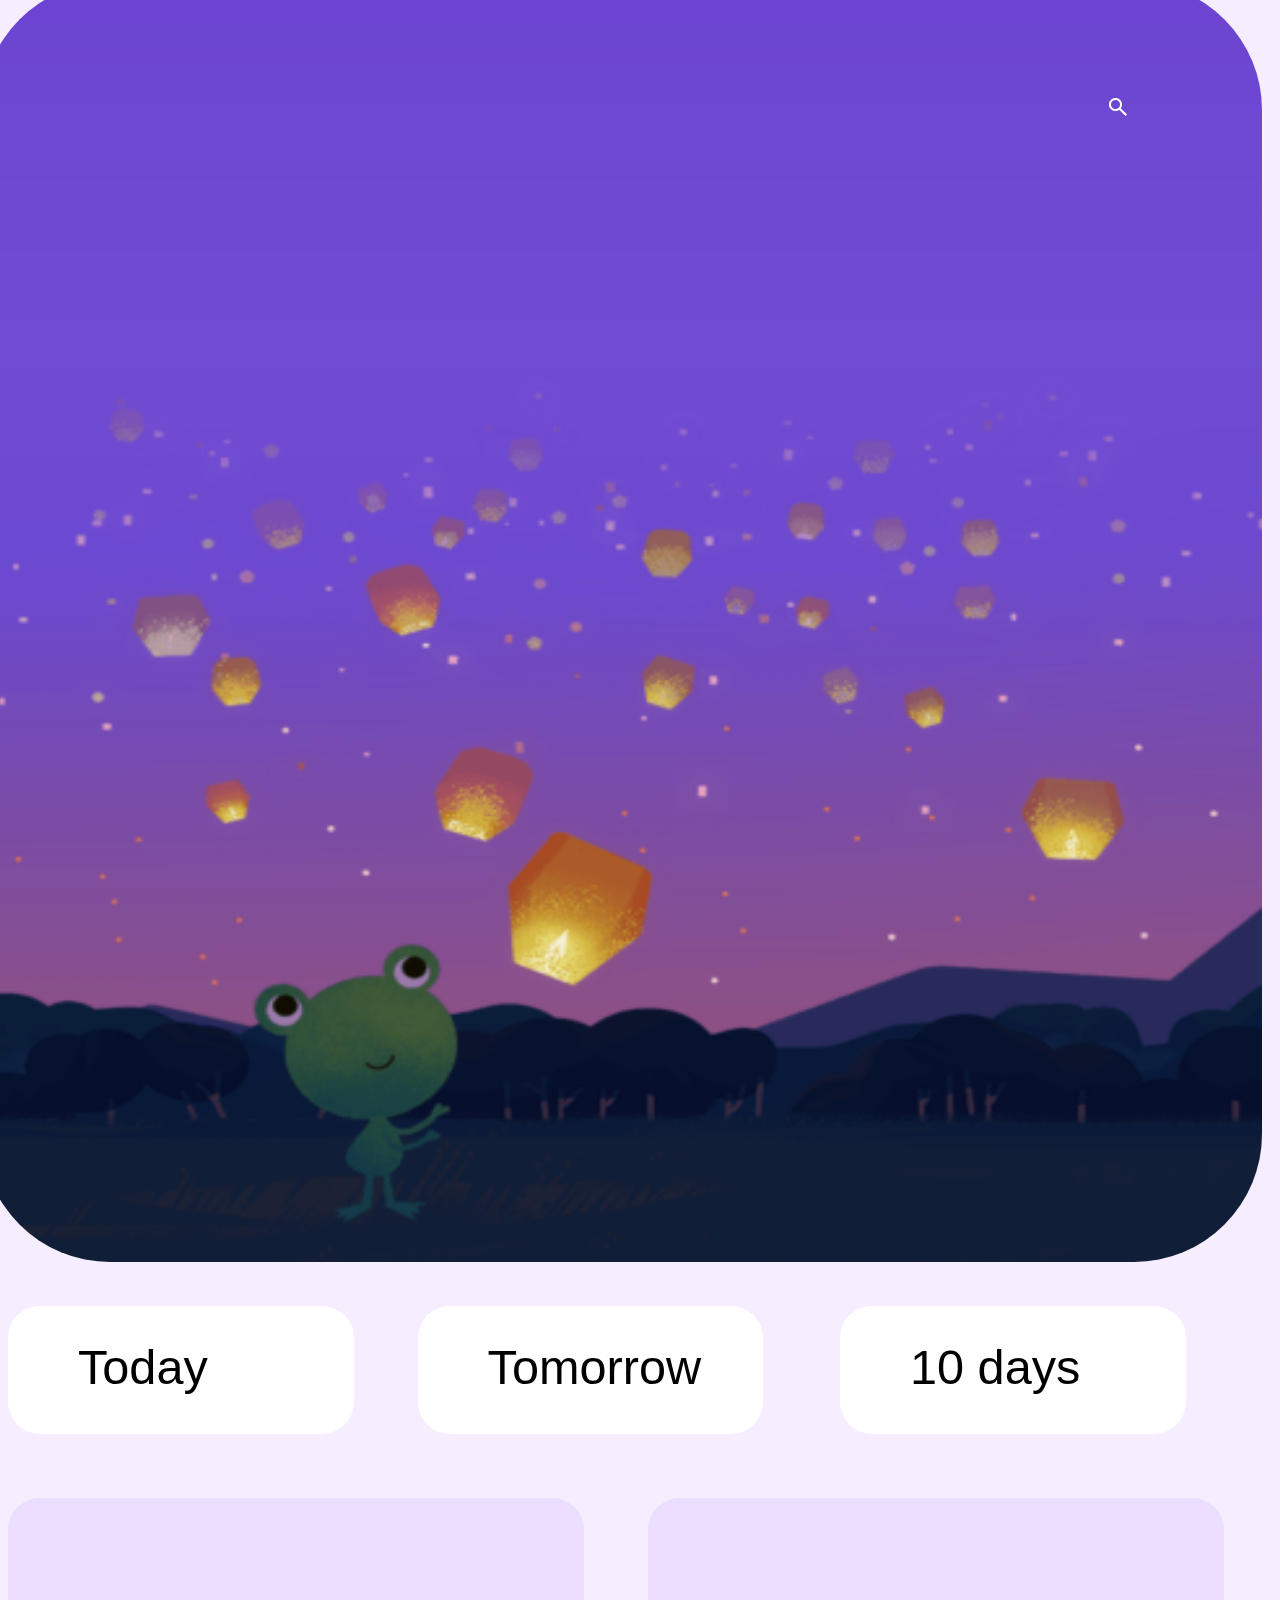
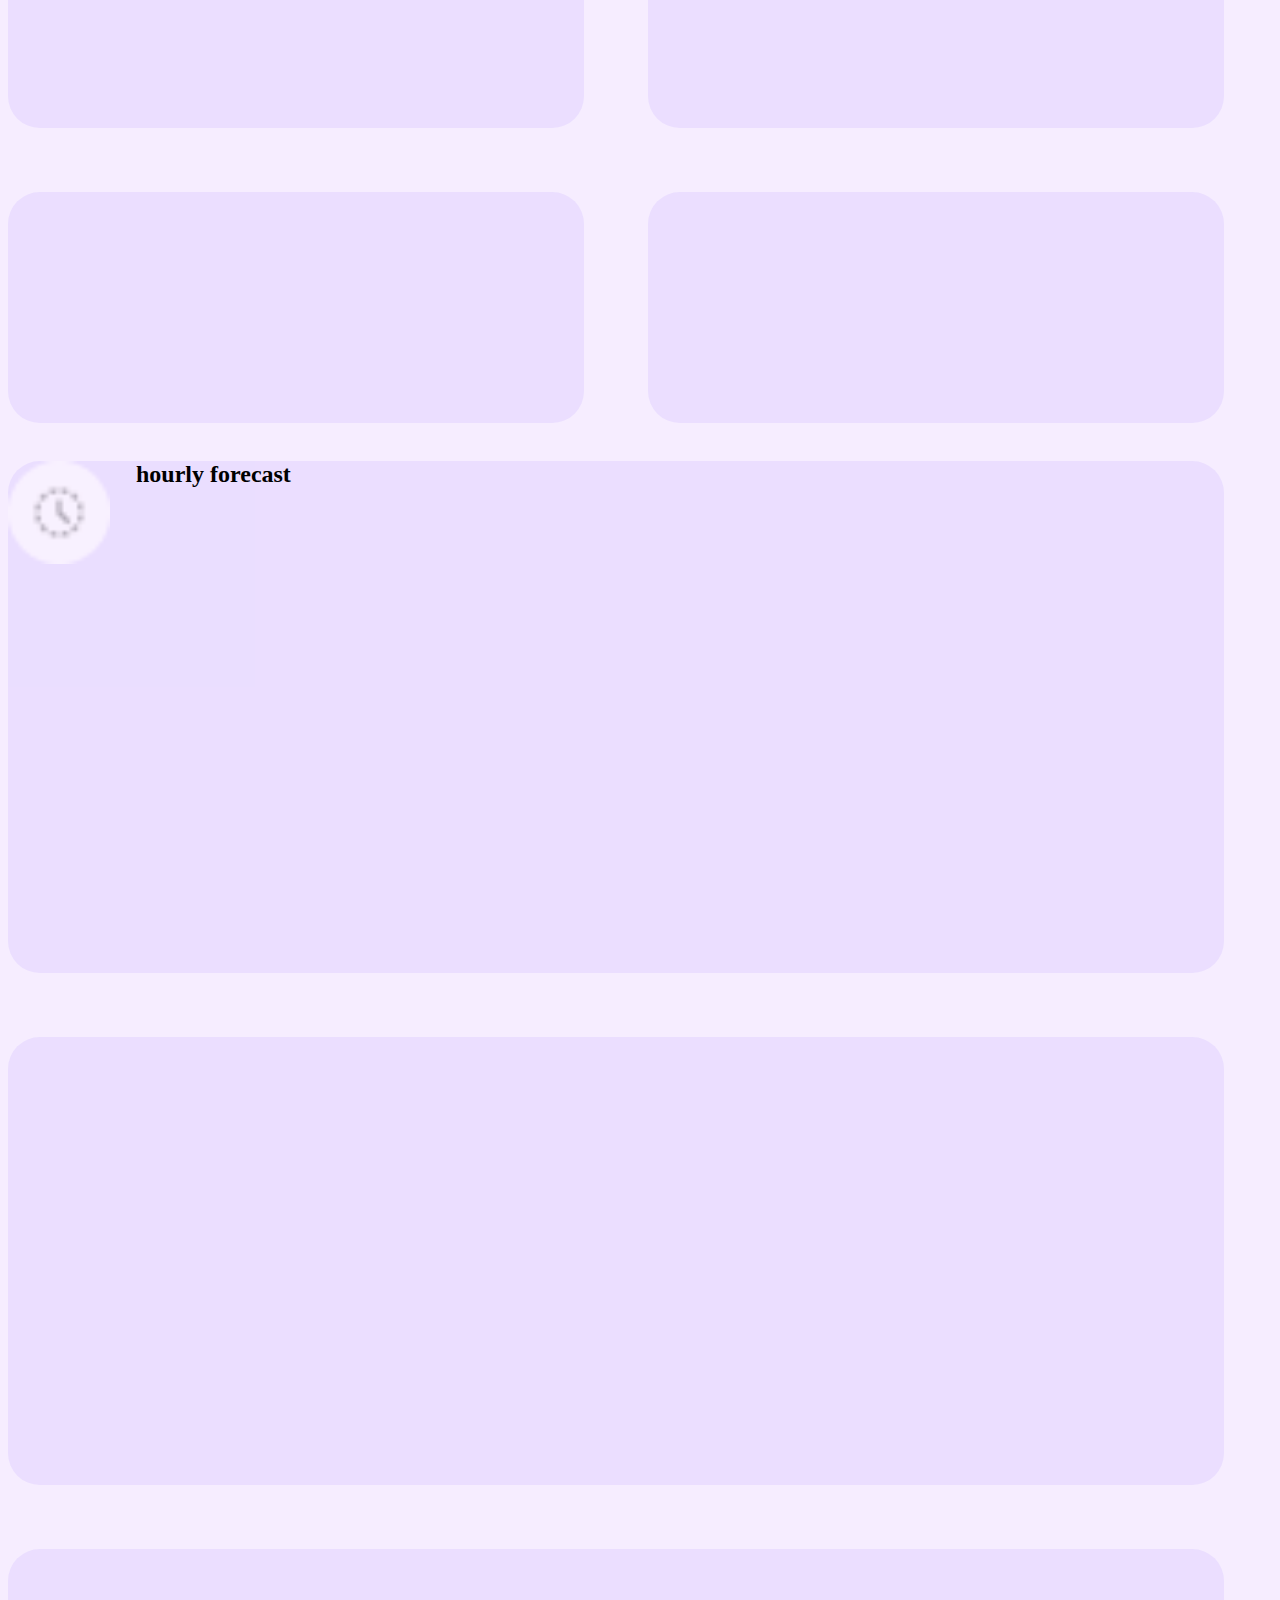
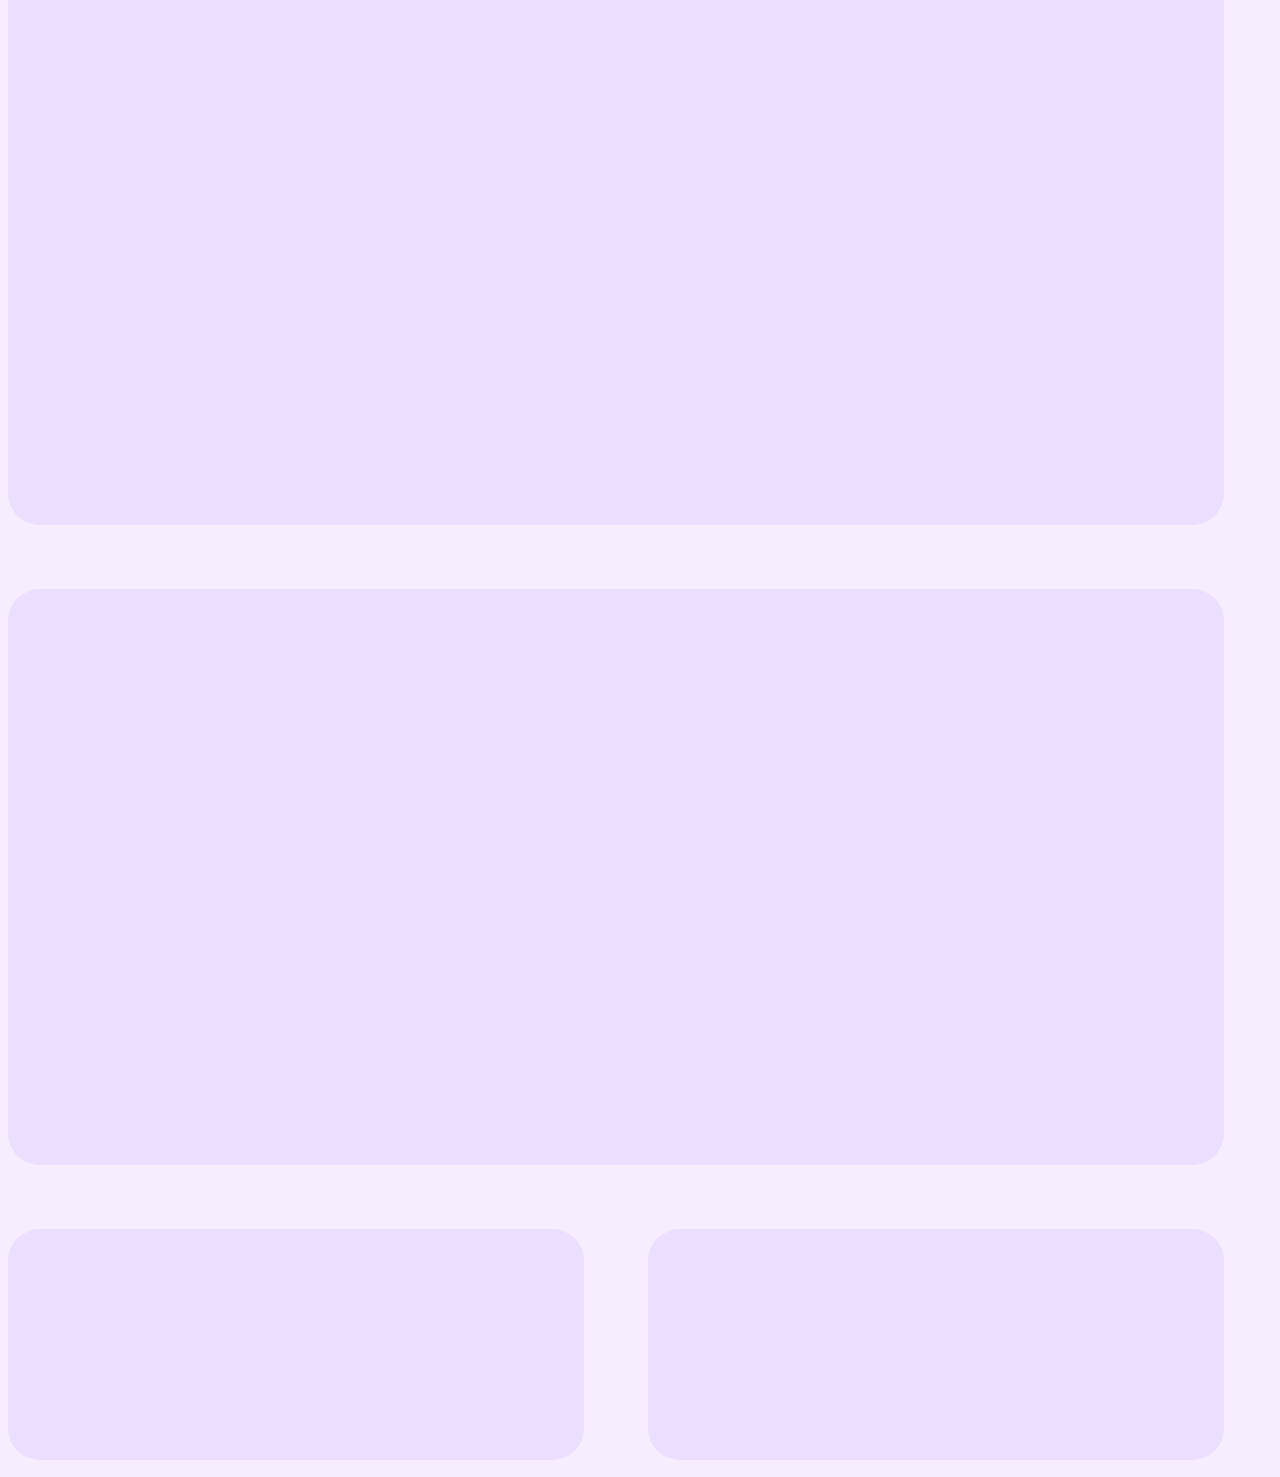
<file: API/estructura/index.html>
<!DOCTYPE html>
<html lang="en">
<head>
    <meta charset="UTF-8">
    <meta name="viewport" content="width=device-width, initial-scale=1.0">
    <title>Document</title>
    <link rel="stylesheet" href="../style/style.css">
</head>
<body>
    <div class="header">
        <img class="img-1" src="../img/fondo.png" >
        
        <img class="img-3" src="../img/buscar.png" >
        <button class="btn-1"><a class="text-1" href="./index2.html">10 days</a></button>
        <button class="btn-2"><a class="text-1" href="./index2.html">Tomorrow</a></button>
        <button class="btn-3"><a class="text-1" href="./index2.html">Today</a></button>


    </div>
    <div class="cuadrito" id="hola"></div>
    
    <div class="cuadro-1">
        


    </div>
    
    <div class="cuadro-2" >
        

    </div>
    <div class="cuadro-3">
        

    </div>
    <div class="cuadro-4">
        

    </div>
    <div class="cuadro-5">
       
        <img class="timeout" src="../img/time.png" alt="">
        

    </div>
    <h2 class="hourly">hourly forecast</h2>
    <div class="cuadro-6">
        

    </div>
    <div class="cuadro-7">
        

    </div>
    <div class="cuadro-8">
        

    </div>
    <div class="cuadro-9">
        

    </div>
    <div class="cuadro-10">
        

    </div>
</body>
<script src="../js/script.js"></script>
</html>
</file>
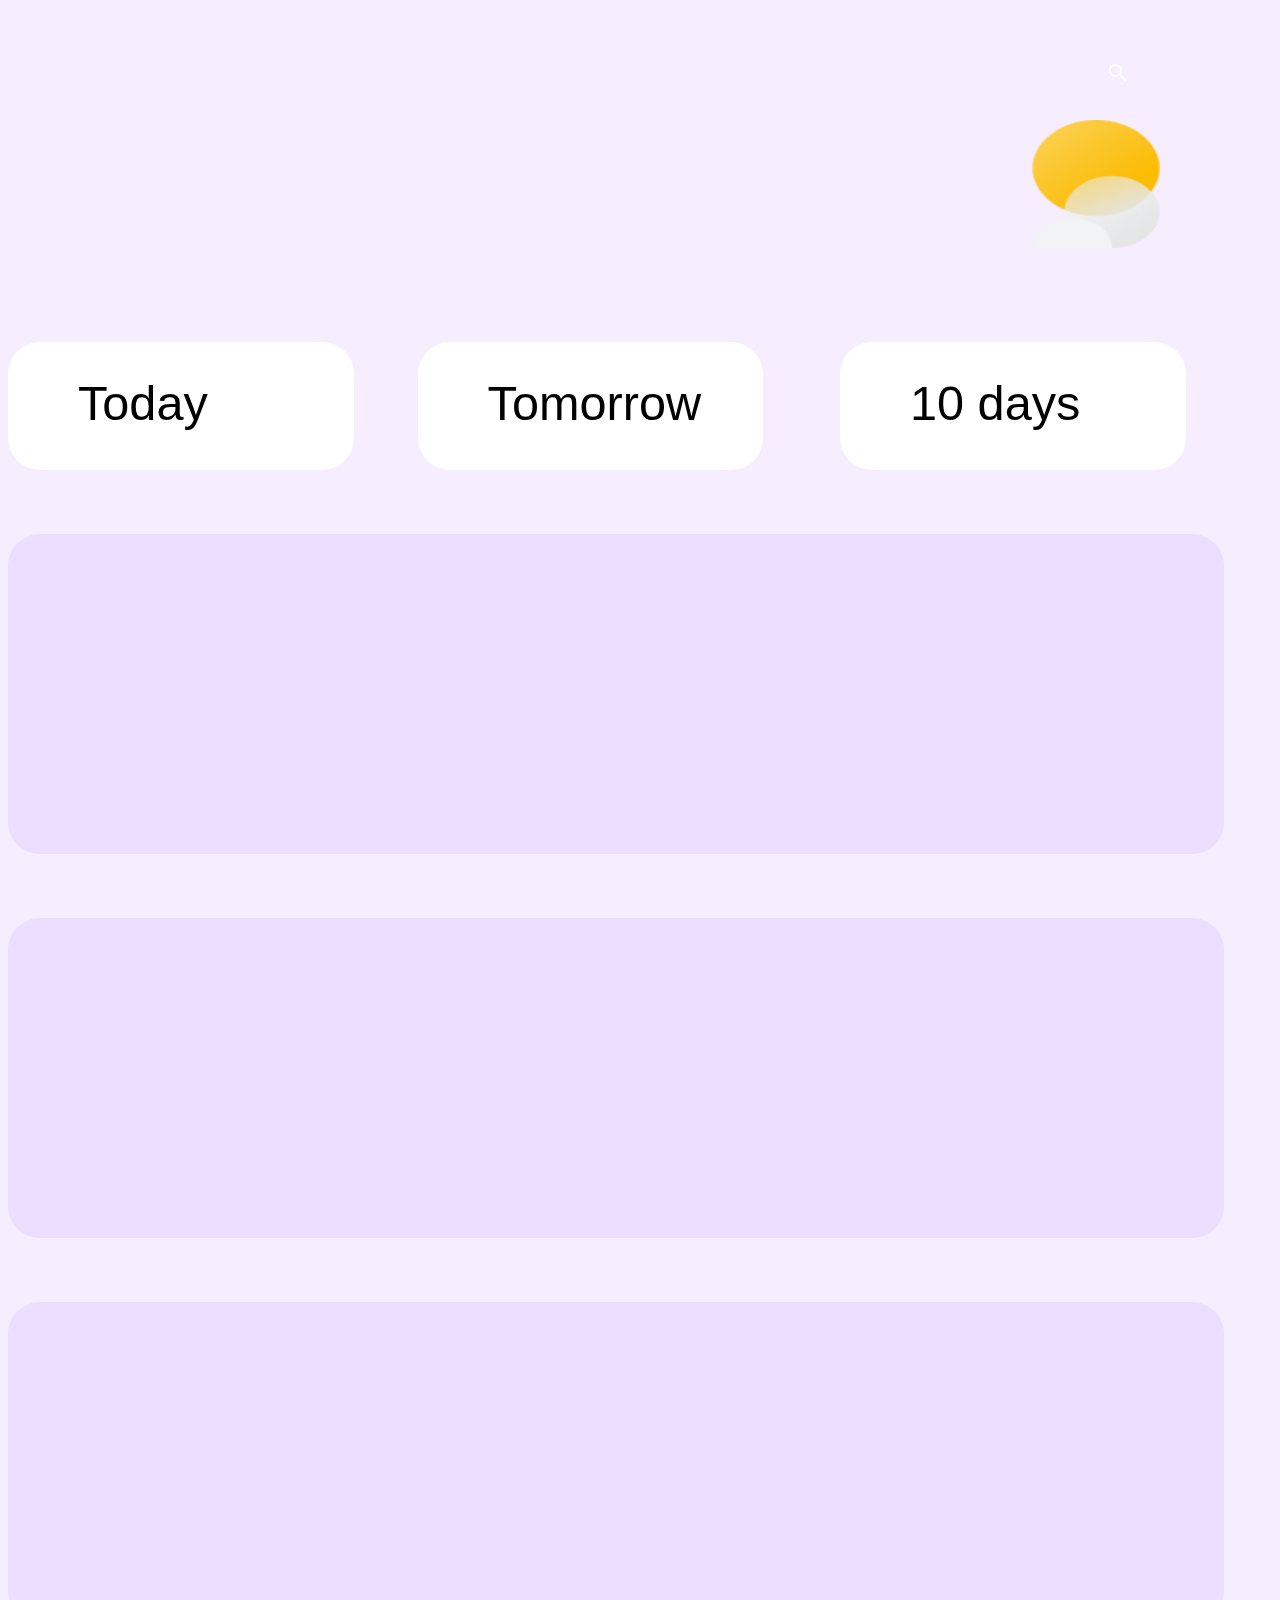
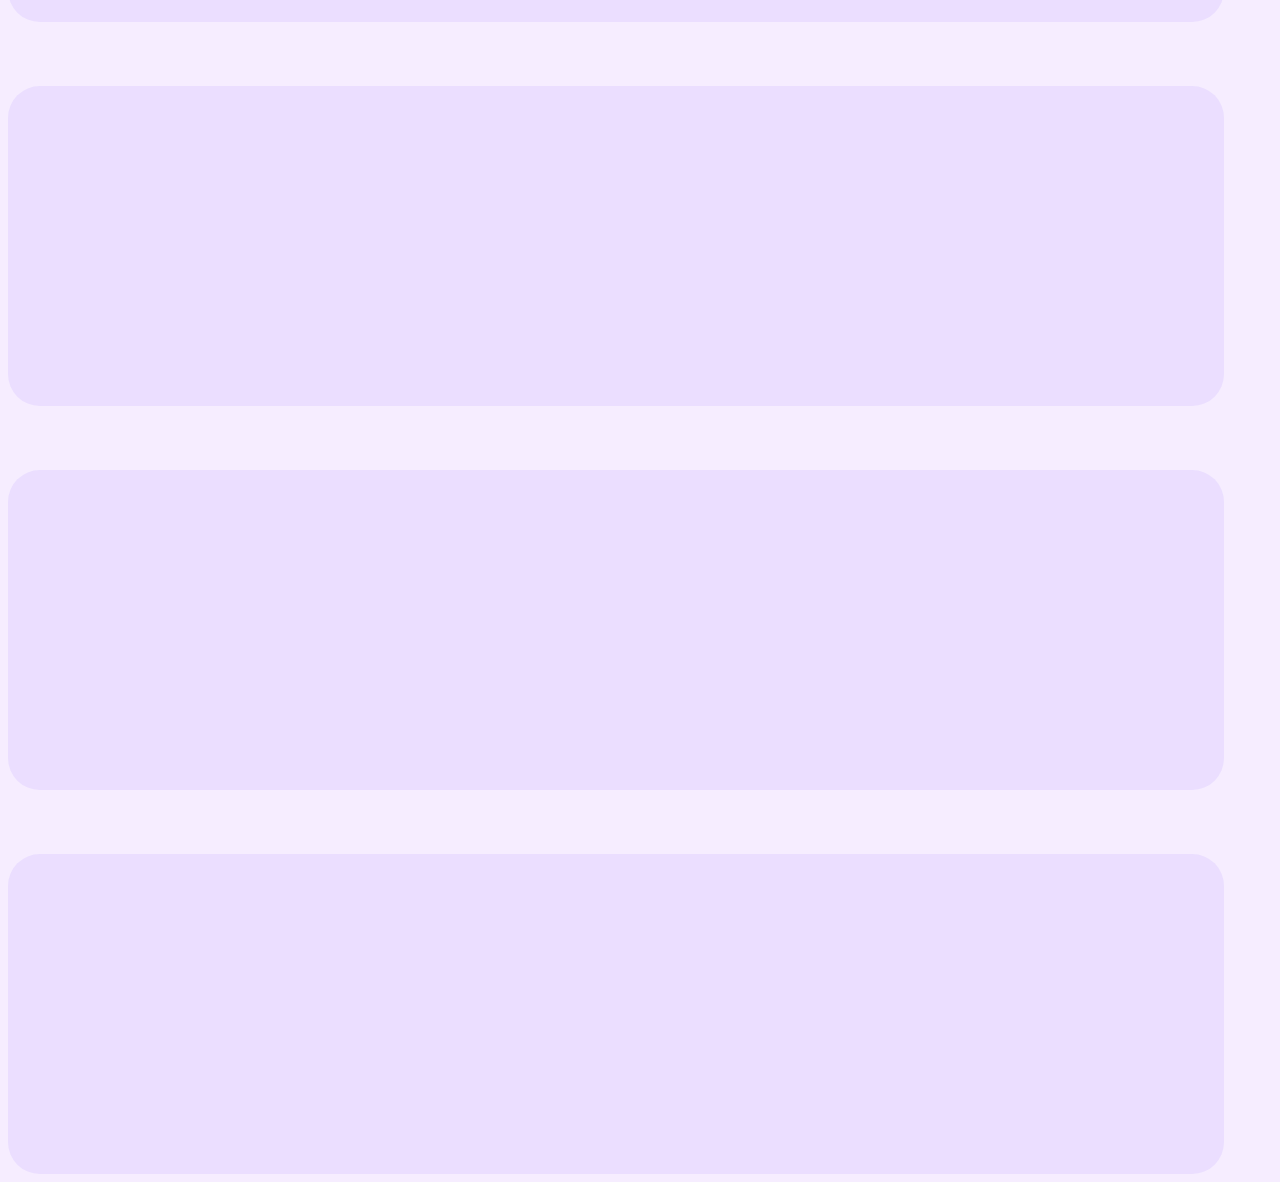
<file: API/estructura/index2.html>
<!DOCTYPE html>
<html lang="en">
<head>
    <meta charset="UTF-8">
    <meta name="viewport" content="width=device-width, initial-scale=1.0">
    <title>Document</title>
    <link rel="stylesheet" href="../style/style2.css">
</head>
<body>
    <div class="header">
        
        <img class="img-3" src="../img/buscar.png" >
        <img class="img-2" src="../img/nubes.png" >
        <button class="btn-1"><a class="text-1" href="./index2.html">10 days</a></button>
        <button class="btn-2"><a class="text-1" href="./index2.html">Tomorrow</a></button>
        <button class="btn-3"><a class="text-1" href="./index2.html">Today</a></button>


    </div>
    <div class="cuadro-7">
        

    </div>
    <div class="cuadro-8">
        

    </div>
    <div class="cuadro-9">
        

    </div>
    <div class="cuadro-10">
        

    </div>
    <div class="cuadro-11">
        

    </div>
    <div class="cuadro-12">
        

    </div>
    
</body>
</html>
</file>
<file: API/style/style.css>
@font-face {
    font-family: "juan";
    src: url(../fonts/OpenSans_SemiCondensed-Regular.ttf);
}
body{
    background-color: #F6EDFF;
}
.localtime{
    position: absolute;
    display: flex;
    margin: 0vw 0vw 0vw 0vw;
    color: rgb(255, 255, 255);
    font-size: 4.3vw;
    font-family: "j";
    margin: 86vw 0vw 0vw 0vw;
}
.hour2{
    position: absolute;
    display: flex;
    margin: 0vw 0vw 0vw 0vw;
    color: rgb(0, 0, 0);
    font-size: 4.3vw;
    font-family: "j";
    margin: 169vw 0vw 0vw 80vw;
    font-family: "juan";
}
.nubecita1{
    position: absolute;
    display: flex;
    margin: 0vw 0vw 0vw 0vw;
    color: rgb(255, 255, 255);
    font-size: 4.3vw;
    font-family: "j";
    margin: 176vw 0vw 0vw 78vw;
   
 
    
}
.hour3{
    position: absolute;
    display: flex;
    margin: 0vw 0vw 0vw 0vw;
    color: rgb(0, 0, 0);
    font-size: 4.3vw;
    font-family: "j";
    margin: 189vw 0vw 0vw 80vw;
    font-family: "juan";

}
.hour{
    position: absolute;
    display: flex;
    margin: 0vw 0vw 0vw 0vw;
    color: rgb(0, 0, 0);
    font-size: 4.3vw;
    font-family: "j";
    margin: 165vw 0vw 0vw 0vw;
    font-family: "juan";
}
.nubecita{
    position: absolute;
    display: flex;
    margin: 0vw 0vw 0vw 0vw;
    color: rgb(255, 255, 255);
    font-size: 4.3vw;
    font-family: "j";
    margin: 172vw 0vw 0vw -2vw;
   
 
    
}
.hour4{
    position: absolute;
    display: flex;
    margin: 0vw 0vw 0vw 0vw;
    color: rgb(0, 0, 0);
    font-size: 4.3vw;
    font-family: "j";
    margin: 169vw 0vw 0vw 2vw;
    font-family: "juan";


}
.hour5{
    position: absolute;
    display: flex;
    margin: 0vw 0vw 0vw 0vw;
    color: rgb(0, 0, 0);
    font-size: 4.3vw;
    font-family: "j";
    margin: 189vw 0vw 0vw 2vw;
    font-family: "juan";
}
.nubecita2{
    position: absolute;
    display: flex;
    margin: 0vw 0vw 0vw 0vw;
    color: rgb(255, 255, 255);
    font-size: 4.3vw;
    font-family: "j";
    margin: 175vw 0vw 0vw 0vw;
   
 
    
}
.hour6{
    position: absolute;
    display: flex;
    margin: 0vw 0vw 0vw 0vw;
    color: rgb(0, 0, 0);
    font-size: 4.3vw;
    font-family: "j";
    margin: 169vw 0vw 0vw 20vw;
    font-family: "juan";


}
.hour7{
    position: absolute;
    display: flex;
    margin: 0vw 0vw 0vw 0vw;
    color: rgb(0, 0, 0);
    font-size: 4.3vw;
    font-family: "j";
    margin: 189vw 0vw 0vw 20vw;
    font-family: "juan";
}
.nubecita3{
    position: absolute;
    display: flex;
    margin: 0vw 0vw 0vw 0vw;
    color: rgb(255, 255, 255);
    font-size: 4.3vw;
    font-family: "j";
    margin: 175vw 0vw 0vw 18vw;
   
 
    
}
.hour8{
    position: absolute;
    display: flex;
    margin: 0vw 0vw 0vw 0vw;
    color: rgb(0, 0, 0);
    font-size: 4.3vw;
    font-family: "j";
    margin: 169vw 0vw 0vw 38vw;
    font-family: "juan";


}
.hour9{
    position: absolute;
    display: flex;
    margin: 0vw 0vw 0vw 0vw;
    color: rgb(0, 0, 0);
    font-size: 4.3vw;
    font-family: "j";
    margin: 189vw 0vw 0vw 38vw;
    font-family: "juan";
}
.nubecita4{
    position: absolute;
    display: flex;
    margin: 0vw 0vw 0vw 0vw;
    color: rgb(255, 255, 255);
    font-size: 4.3vw;
    font-family: "j";
    margin: 175vw 0vw 0vw 36vw;
   
 
    
}

.hour1{
    position: absolute;
    display: flex;
    margin: 0vw 0vw 0vw 0vw;
    color: rgb(0, 0, 0);
    font-size: 4.3vw;
    font-family: "j";
    margin: 185vw 0vw 0vw 0vw;
    font-family: "juan";

}
.img-1{
 
    position: relative;
    border-radius: 10vw;
    width: 100vw;
    margin: -2vw 0vw 0vw -2vw;
    height: 100vw;
    display: flex;
}

.img-3{
    position: relative;
    display: flex;
    margin: -91vw 0vw 0vw 86vw;
}
.btn-1{
    text-decoration: none;
 
    display: flex;
    position: relative;
    border-radius: 2.5vw;
    width: 27vw;
    height: 10vw;
    border: #F6EDFF;
    background-color: white;
    
    margin: 93vw 0vw 0vw 65vw;
}
.text-1{
    text-decoration: none;
    color: black;
    font-size: 3.8vw;
    

    margin: 2.5vw 0vw 0vw 5vw;
}
.btn-2{
    text-decoration: none;
 
    display: flex;
    position: relative;
    border-radius: 2.5vw;
    width: 27vw;
    height: 10vw;
    border: #F6EDFF;
    background-color: white;
    
    margin: -10vw 0vw 0vw 32vw;
}
.btn-3{
    text-decoration: none;
 
    display: flex;
    position: relative;
    border-radius: 2.5vw;
    width: 27vw;
    height: 10vw;
    border: #F6EDFF;
    background-color: white;
    
    margin: -10vw 0vw 0vw 0vw;
}
.cuadro-1{
    background-color: #D0BCFF;
    opacity: 30%;
    display: flex;
    position: relative;
    border-radius: 2.5vw;
    width: 45vw;
    height: 18vw;
    margin: 5vw 0vw 0vw 0vw;

}
.cuadro-2{
    background-color: #D0BCFF;
    opacity: 30%;
    display: flex;
    position: relative;
    border-radius: 2.5vw;
    width: 45vw;
    height: 18vw;
    margin: -18vw 0vw 0vw 50vw;

}
.cuadro-3{
    background-color: #D0BCFF;
    opacity: 30%;
    display: flex;
    position: relative;
    border-radius: 2.5vw;
    width: 45vw;
    height: 18vw;
    margin: 5vw 0vw 0vw 0vw;

}
.cuadro-4{
    background-color: #D0BCFF;
    opacity: 30%;
    display: flex;
    position: relative;
    border-radius: 2.5vw;
    width: 45vw;
    height: 18vw;
    margin: -18vw 0vw 0vw 50vw;

}
.temperature{
    position: absolute;
    display: flex;
    margin: 33vw 0vw 0vw 0vw;
    color: white;
    font-size: 19.5vw;
    font-family: "juan";
}


.cuadrito{
    position: absolute;
    display: flex;
    margin: -111vw 0vw 0vw 0vw;
    color: white;
    font-size: 2.7vw;
}
.cuadro-5{
    background-color: #D0BCFF;
    opacity: 30%;
    display: flex;
    position: relative;
    border-radius: 2.5vw;
    width: 95vw;
    height: 40vw;
    margin:3vw 0vw 0vw 0vw;

}
.timeout{
    width: 8vw;
    height: 8vw;
}
.hourly{
    color: black;
    position: absolute;
    margin: -40vw 0vw 0vw 10vw;

}
.cuadro-6{
    background-color: #D0BCFF;
    opacity: 30%;
    display: flex;
    position: relative;
    border-radius: 2.5vw;
    width: 95vw;
    height: 35vw;
    margin: 5vw 0vw 0vw 0vw;

}
.cuadro-7{
    background-color: #D0BCFF;
    opacity: 30%;
    display: flex;
    position: relative;
    border-radius: 2.5vw;
    width: 95vw;
    height: 45vw;
    margin: 5vw 0vw 0vw 0vw;

}
.cuadro-8{
    background-color: #D0BCFF;
    opacity: 30%;
    display: flex;
    position: relative;
    border-radius: 2.5vw;
    width: 95vw;
    height: 45vw;
    margin: 5vw 0vw 0vw 0vw;

}
.cuadro-9{
    background-color: #D0BCFF;
    opacity: 30%;
    display: flex;
    position: relative;
    border-radius: 2.5vw;
    width: 45vw;
    height: 18vw;
    margin: 5vw 0vw 0vw 0vw;

}
.cuadro-10{
    background-color: #D0BCFF;
    opacity: 30%;
    display: flex;
    position: relative;
    border-radius: 2.5vw;
    width: 45vw;
    height: 18vw;
    margin: -18vw 0vw 0vw 50vw;

}
</file>
<file: API/style/style2.css>
@font-face {
    font-family: "juan";
    src: url(../fonts/OpenSans_SemiCondensed-Regular.ttf);
}
body{
    background-color: #F6EDFF;
}
.img-2{
    width: 10vw;
    height: 10vw;
    margin: 3vw 0vw 0vw 80vw;
}


.img-3{
    position: relative;
    display: flex;
    margin: 5vw 0vw 0vw 86vw;
}
.btn-1{
    text-decoration: none;
 
    display: flex;
    position: relative;
    border-radius: 2.5vw;
    width: 27vw;
    height: 10vw;
    border: #F6EDFF;
    background-color: white;
    
    margin: 7vw 0vw 0vw 65vw;
}
.text-1{
    text-decoration: none;
    color: black;
    font-size: 3.8vw;
    

    margin: 2.5vw 0vw 0vw 5vw;
}
.btn-2{
    text-decoration: none;
  
    display: flex;
    position: relative;
    border-radius: 2.5vw;
    width: 27vw;
    height: 10vw;
    border: #F6EDFF;
    background-color: white;
    
    margin: -10vw 0vw 0vw 32vw;
}
.btn-3{
    text-decoration: none;
 
    display: flex;
    position: relative;
    border-radius: 2.5vw;
    width: 27vw;
    height: 10vw;
    border: #F6EDFF;
    background-color: white;
    
    margin: -10vw 0vw 0vw 0vw;
}
.cuadro-7{
    background-color: #D0BCFF;
    opacity: 30%;
    display: flex;
    position: relative;
    border-radius: 2.5vw;
    width: 95vw;
    height: 25vw;
    margin: 5vw 0vw 0vw 0vw;

}
.cuadro-8{
    background-color: #D0BCFF;
    opacity: 30%;
    display: flex;
    position: relative;
    border-radius: 2.5vw;
    width: 95vw;
    height: 25vw;
    margin: 5vw 0vw 0vw 0vw;

}
.cuadro-9{
    background-color: #D0BCFF;
    opacity: 30%;
    display: flex;
    position: relative;
    border-radius: 2.5vw;
    width: 95vw;
    height: 25vw;
    margin: 5vw 0vw 0vw 0vw;

}
.cuadro-10{
    background-color: #D0BCFF;
    opacity: 30%;
    display: flex;
    position: relative;
    border-radius: 2.5vw;
    width: 95vw;
    height: 25vw;
    margin: 5vw 0vw 0vw 0vw;

}
.cuadro-11{
    background-color: #D0BCFF;
    opacity: 30%;
    display: flex;
    position: relative;
    border-radius: 2.5vw;
    width: 95vw;
    height: 25vw;
    margin: 5vw 0vw 0vw 0vw;

}
.cuadro-12{
    background-color: #D0BCFF;
    opacity: 30%;
    display: flex;
    position: relative;
    border-radius: 2.5vw;
    width: 95vw;
    height: 25vw;
    margin: 5vw 0vw 0vw 0vw;

}
</file>
